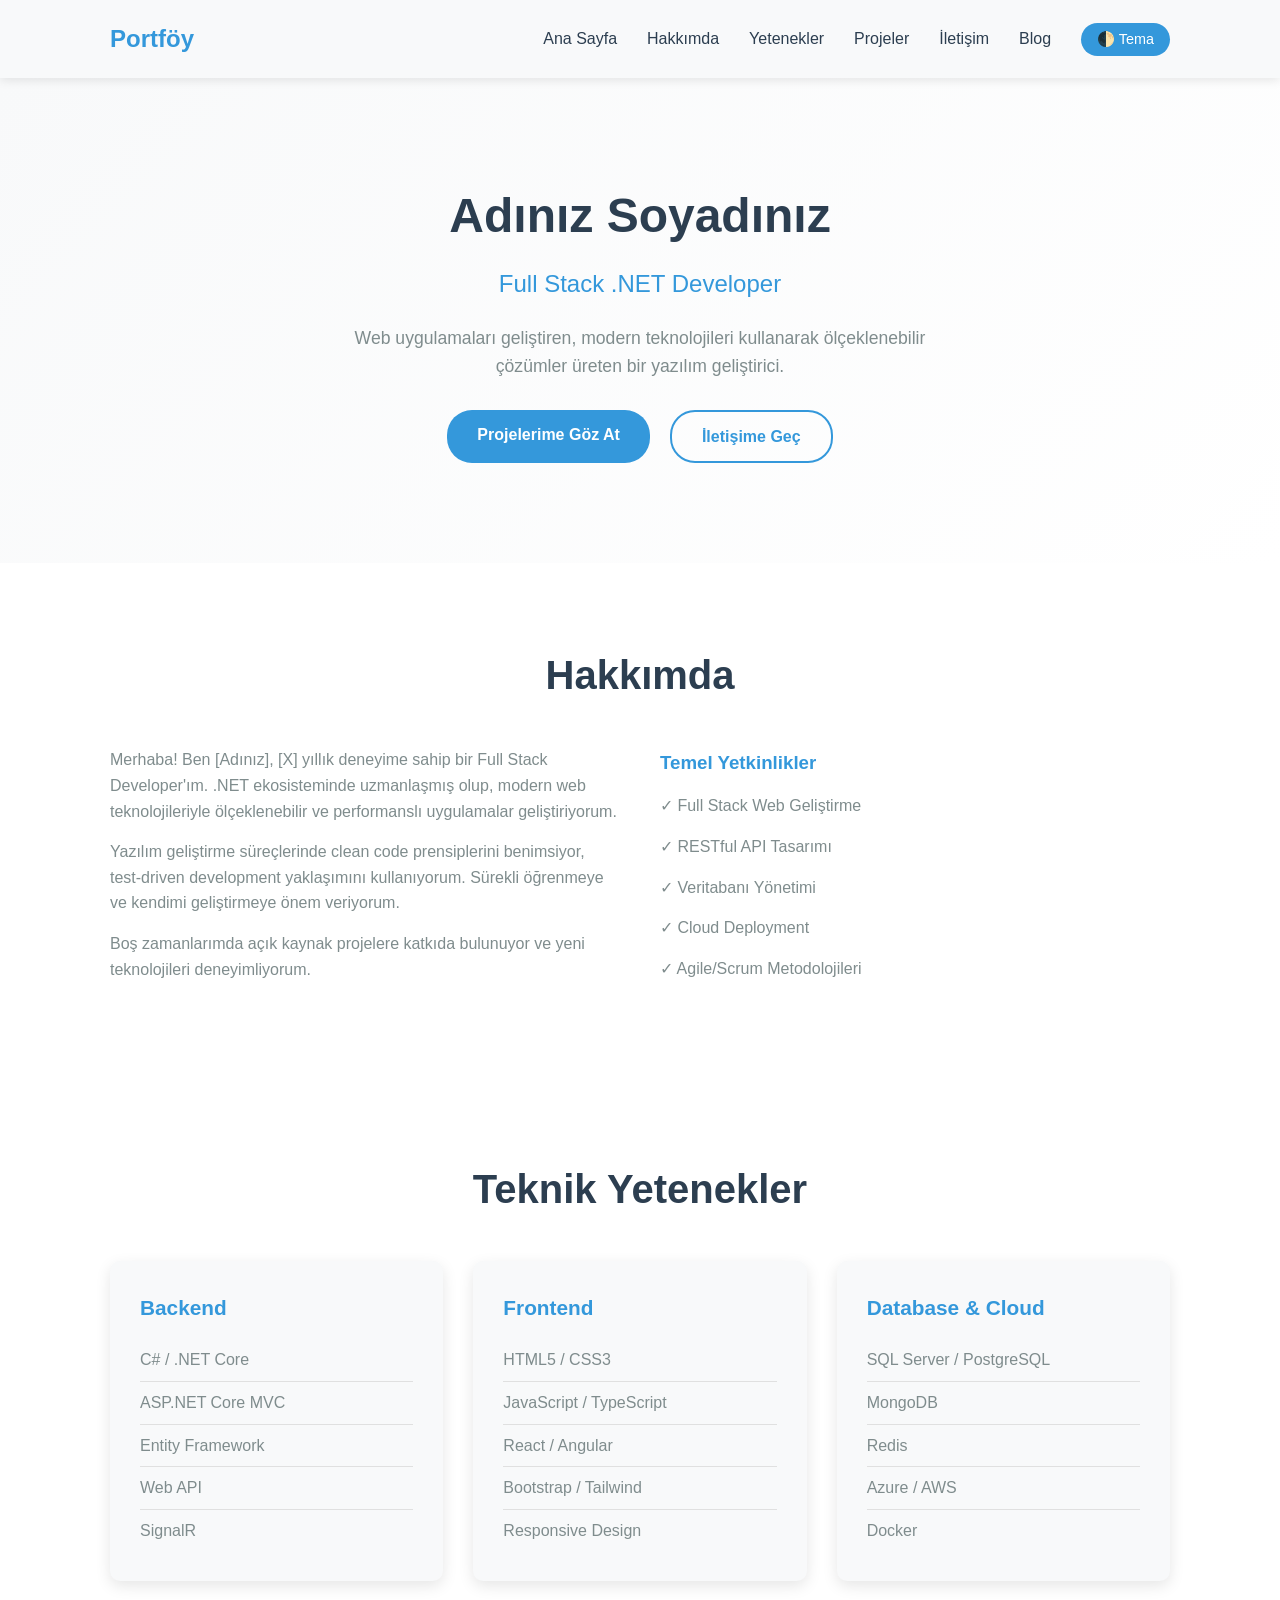
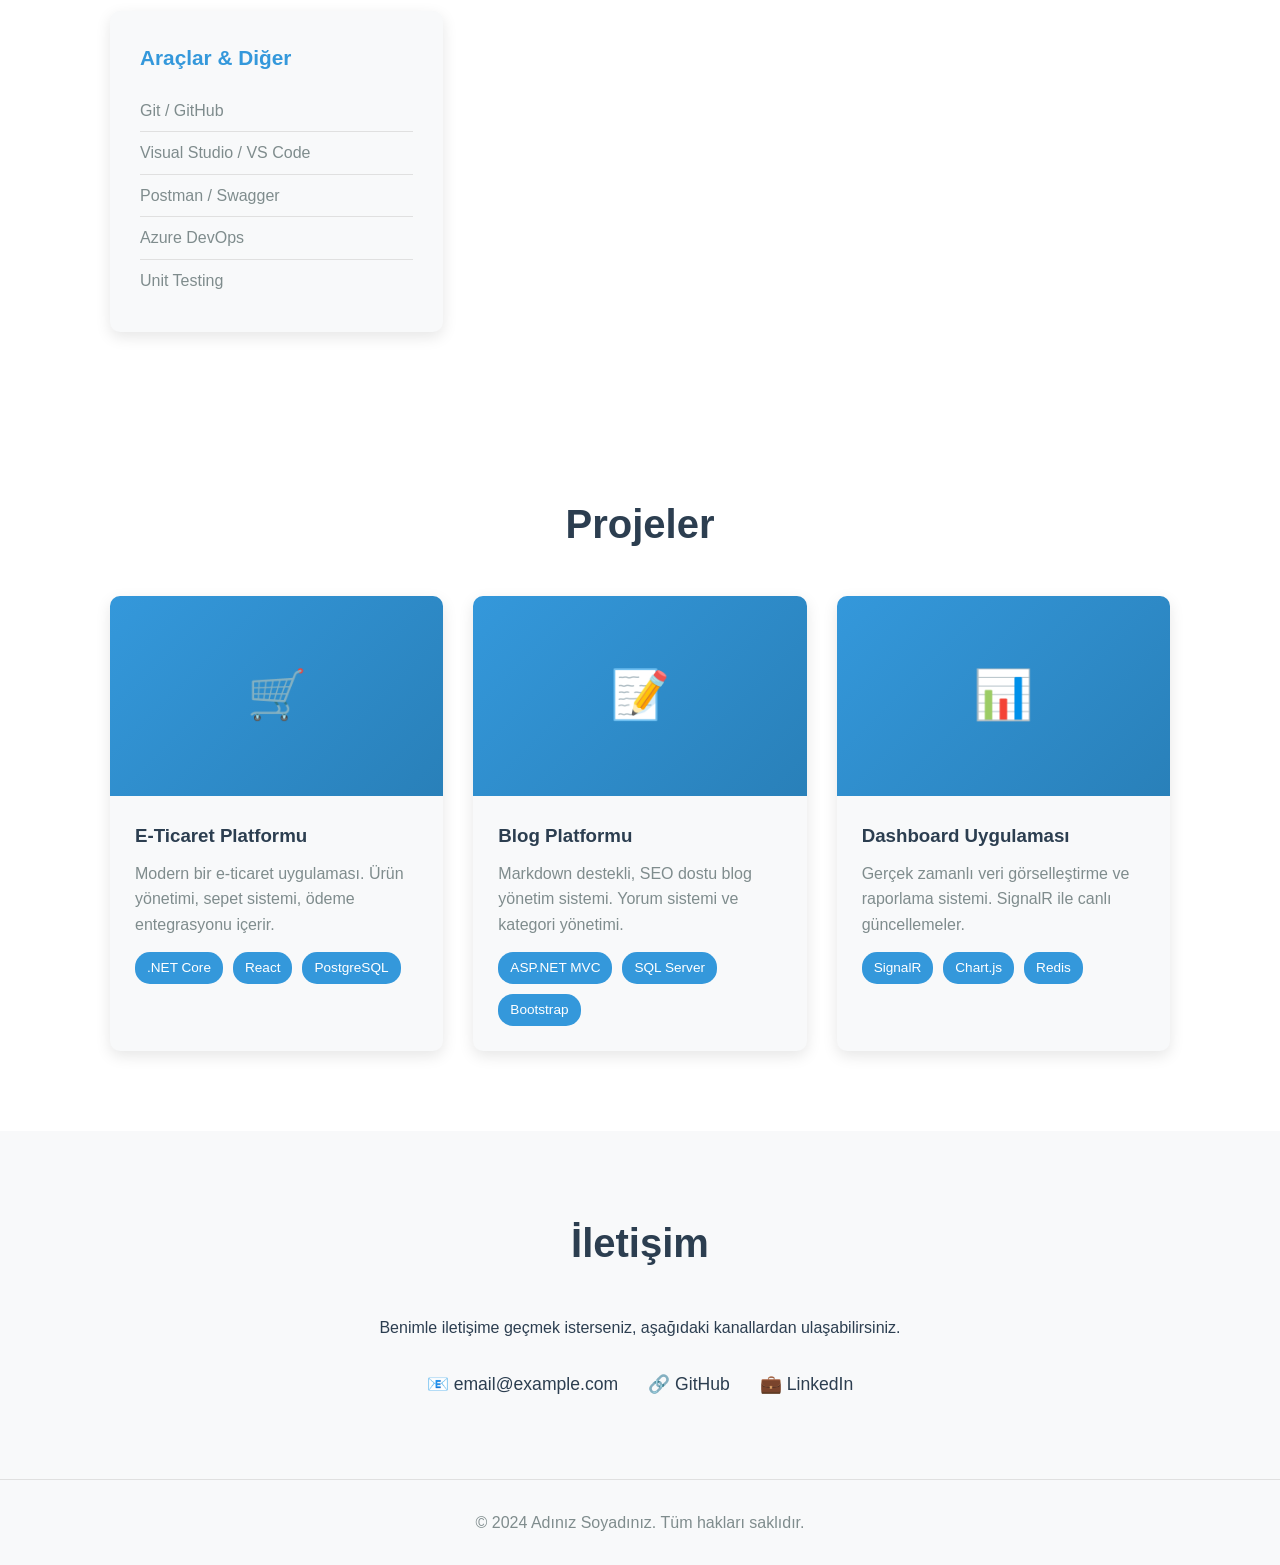
<file: index.html>
<!DOCTYPE html>
<html lang="tr">
<head>
    <meta charset="UTF-8">
    <meta name="viewport" content="width=device-width, initial-scale=1.0">
    <title>Adınız Soyadınız - Full Stack Developer</title>
    <style>
        * {
            margin: 0;
            padding: 0;
            box-sizing: border-box;
        }

        :root {
            --bg-primary: #ffffff;
            --bg-secondary: #f8f9fa;
            --text-primary: #2c3e50;
            --text-secondary: #7f8c8d;
            --accent: #3498db;
            --accent-hover: #2980b9;
            --border: #e0e0e0;
            --shadow: rgba(0, 0, 0, 0.1);
        }

        [data-theme="dark"] {
            --bg-primary: #1a1a2e;
            --bg-secondary: #16213e;
            --text-primary: #eee;
            --text-secondary: #bbb;
            --accent: #0f3460;
            --accent-hover: #e94560;
            --border: #2a2a3e;
            --shadow: rgba(0, 0, 0, 0.3);
        }

        body {
            font-family: -apple-system, BlinkMacSystemFont, 'Segoe UI', Roboto, Oxygen, Ubuntu, sans-serif;
            line-height: 1.6;
            color: var(--text-primary);
            background: var(--bg-primary);
            transition: background 0.3s ease, color 0.3s ease;
        }

        .container {
            max-width: 1100px;
            margin: 0 auto;
            padding: 0 20px;
        }

        header {
            background: var(--bg-secondary);
            padding: 20px 0;
            position: sticky;
            top: 0;
            z-index: 100;
            box-shadow: 0 2px 10px var(--shadow);
        }

        nav {
            display: flex;
            justify-content: space-between;
            align-items: center;
        }

        .logo {
            font-size: 1.5rem;
            font-weight: bold;
            color: var(--accent);
        }

        .nav-links {
            display: flex;
            gap: 30px;
            list-style: none;
            align-items: center;
        }

        .nav-links a {
            color: var(--text-primary);
            text-decoration: none;
            transition: color 0.3s;
        }

        .nav-links a:hover {
            color: var(--accent);
        }

        .theme-toggle {
            background: var(--accent);
            color: white;
            border: none;
            padding: 8px 16px;
            border-radius: 20px;
            cursor: pointer;
            font-size: 0.9rem;
            transition: background 0.3s;
        }

        .theme-toggle:hover {
            background: var(--accent-hover);
        }

        .hero {
            padding: 100px 0;
            text-align: center;
            background: linear-gradient(135deg, var(--bg-secondary) 0%, var(--bg-primary) 100%);
        }

        .hero h1 {
            font-size: 3rem;
            margin-bottom: 10px;
            color: var(--text-primary);
        }

        .hero .subtitle {
            font-size: 1.5rem;
            color: var(--accent);
            margin-bottom: 20px;
        }

        .hero p {
            font-size: 1.1rem;
            color: var(--text-secondary);
            max-width: 600px;
            margin: 0 auto 30px;
        }

        .cta-buttons {
            display: flex;
            gap: 20px;
            justify-content: center;
            flex-wrap: wrap;
        }

        .btn {
            padding: 12px 30px;
            border-radius: 25px;
            text-decoration: none;
            font-weight: 600;
            transition: all 0.3s;
            display: inline-block;
        }

        .btn-primary {
            background: var(--accent);
            color: white;
        }

        .btn-primary:hover {
            background: var(--accent-hover);
            transform: translateY(-2px);
            box-shadow: 0 5px 15px var(--shadow);
        }

        .btn-secondary {
            background: transparent;
            color: var(--accent);
            border: 2px solid var(--accent);
        }

        .btn-secondary:hover {
            background: var(--accent);
            color: white;
        }

        section {
            padding: 80px 0;
        }

        section h2 {
            font-size: 2.5rem;
            margin-bottom: 40px;
            text-align: center;
            color: var(--text-primary);
        }

        .about-content {
            display: grid;
            grid-template-columns: 1fr 1fr;
            gap: 40px;
            align-items: center;
        }

        .about-text p {
            margin-bottom: 15px;
            color: var(--text-secondary);
        }

        .skills-grid {
            display: grid;
            grid-template-columns: repeat(auto-fit, minmax(250px, 1fr));
            gap: 30px;
        }

        .skill-card {
            background: var(--bg-secondary);
            padding: 30px;
            border-radius: 10px;
            box-shadow: 0 5px 15px var(--shadow);
            transition: transform 0.3s;
        }

        .skill-card:hover {
            transform: translateY(-5px);
        }

        .skill-card h3 {
            color: var(--accent);
            margin-bottom: 15px;
            font-size: 1.3rem;
        }

        .skill-card ul {
            list-style: none;
        }

        .skill-card li {
            padding: 8px 0;
            color: var(--text-secondary);
            border-bottom: 1px solid var(--border);
        }

        .skill-card li:last-child {
            border-bottom: none;
        }

        .projects-grid {
            display: grid;
            grid-template-columns: repeat(auto-fit, minmax(300px, 1fr));
            gap: 30px;
        }

        .project-card {
            background: var(--bg-secondary);
            border-radius: 10px;
            overflow: hidden;
            box-shadow: 0 5px 15px var(--shadow);
            transition: transform 0.3s;
        }

        .project-card:hover {
            transform: translateY(-5px);
        }

        .project-image {
            height: 200px;
            background: linear-gradient(135deg, var(--accent) 0%, var(--accent-hover) 100%);
            display: flex;
            align-items: center;
            justify-content: center;
            color: white;
            font-size: 3rem;
        }

        .project-content {
            padding: 25px;
        }

        .project-content h3 {
            color: var(--text-primary);
            margin-bottom: 10px;
        }

        .project-content p {
            color: var(--text-secondary);
            margin-bottom: 15px;
        }

        .project-tags {
            display: flex;
            gap: 10px;
            flex-wrap: wrap;
        }

        .tag {
            background: var(--accent);
            color: white;
            padding: 5px 12px;
            border-radius: 15px;
            font-size: 0.85rem;
        }

        .contact {
            background: var(--bg-secondary);
        }

        .contact-content {
            max-width: 600px;
            margin: 0 auto;
            text-align: center;
        }

        .contact-links {
            display: flex;
            justify-content: center;
            gap: 30px;
            margin-top: 30px;
            flex-wrap: wrap;
        }

        .contact-link {
            display: flex;
            align-items: center;
            gap: 10px;
            color: var(--text-primary);
            text-decoration: none;
            font-size: 1.1rem;
            transition: color 0.3s;
        }

        .contact-link:hover {
            color: var(--accent);
        }

        footer {
            background: var(--bg-secondary);
            padding: 30px 0;
            text-align: center;
            color: var(--text-secondary);
            border-top: 1px solid var(--border);
        }

        @media (max-width: 768px) {
            .hero h1 {
                font-size: 2rem;
            }

            .hero .subtitle {
                font-size: 1.2rem;
            }

            .about-content {
                grid-template-columns: 1fr;
            }

            .nav-links {
                gap: 15px;
            }

            section {
                padding: 50px 0;
            }

            section h2 {
                font-size: 2rem;
            }
        }
    </style>
</head>
<body>
    <header>
        <nav class="container">
            <div class="logo">Portföy</div>
            <ul class="nav-links">
                <li><a href="#home">Ana Sayfa</a></li>
                <li><a href="#about">Hakkımda</a></li>
                <li><a href="#skills">Yetenekler</a></li>
                <li><a href="#projects">Projeler</a></li>
                <li><a href="#contact">İletişim</a></li>
                <li><a href="blog.html">Blog</a></li>
                <li><button class="theme-toggle" onclick="toggleTheme()">🌓 Tema</button></li>
            </ul>
        </nav>
    </header>

    <section id="home" class="hero">
        <div class="container">
            <h1>Adınız Soyadınız</h1>
            <p class="subtitle">Full Stack .NET Developer</p>
            <p>Web uygulamaları geliştiren, modern teknolojileri kullanarak ölçeklenebilir çözümler üreten bir yazılım geliştirici.</p>
            <div class="cta-buttons">
                <a href="#projects" class="btn btn-primary">Projelerime Göz At</a>
                <a href="#contact" class="btn btn-secondary">İletişime Geç</a>
            </div>
        </div>
    </section>

    <section id="about">
        <div class="container">
            <h2>Hakkımda</h2>
            <div class="about-content">
                <div class="about-text">
                    <p>Merhaba! Ben [Adınız], [X] yıllık deneyime sahip bir Full Stack Developer'ım. .NET ekosisteminde uzmanlaşmış olup, modern web teknolojileriyle ölçeklenebilir ve performanslı uygulamalar geliştiriyorum.</p>
                    <p>Yazılım geliştirme süreçlerinde clean code prensiplerini benimsiyor, test-driven development yaklaşımını kullanıyorum. Sürekli öğrenmeye ve kendimi geliştirmeye önem veriyorum.</p>
                    <p>Boş zamanlarımda açık kaynak projelere katkıda bulunuyor ve yeni teknolojileri deneyimliyorum.</p>
                </div>
                <div class="about-text">
                    <h3 style="margin-bottom: 15px; color: var(--accent);">Temel Yetkinlikler</h3>
                    <p>✓ Full Stack Web Geliştirme</p>
                    <p>✓ RESTful API Tasarımı</p>
                    <p>✓ Veritabanı Yönetimi</p>
                    <p>✓ Cloud Deployment</p>
                    <p>✓ Agile/Scrum Metodolojileri</p>
                </div>
            </div>
        </div>
    </section>

    <section id="skills">
        <div class="container">
            <h2>Teknik Yetenekler</h2>
            <div class="skills-grid">
                <div class="skill-card">
                    <h3>Backend</h3>
                    <ul>
                        <li>C# / .NET Core</li>
                        <li>ASP.NET Core MVC</li>
                        <li>Entity Framework</li>
                        <li>Web API</li>
                        <li>SignalR</li>
                    </ul>
                </div>
                <div class="skill-card">
                    <h3>Frontend</h3>
                    <ul>
                        <li>HTML5 / CSS3</li>
                        <li>JavaScript / TypeScript</li>
                        <li>React / Angular</li>
                        <li>Bootstrap / Tailwind</li>
                        <li>Responsive Design</li>
                    </ul>
                </div>
                <div class="skill-card">
                    <h3>Database & Cloud</h3>
                    <ul>
                        <li>SQL Server / PostgreSQL</li>
                        <li>MongoDB</li>
                        <li>Redis</li>
                        <li>Azure / AWS</li>
                        <li>Docker</li>
                    </ul>
                </div>
                <div class="skill-card">
                    <h3>Araçlar & Diğer</h3>
                    <ul>
                        <li>Git / GitHub</li>
                        <li>Visual Studio / VS Code</li>
                        <li>Postman / Swagger</li>
                        <li>Azure DevOps</li>
                        <li>Unit Testing</li>
                    </ul>
                </div>
            </div>
        </div>
    </section>

    <section id="projects">
        <div class="container">
            <h2>Projeler</h2>
            <div class="projects-grid">
                <div class="project-card">
                    <div class="project-image">🛒</div>
                    <div class="project-content">
                        <h3>E-Ticaret Platformu</h3>
                        <p>Modern bir e-ticaret uygulaması. Ürün yönetimi, sepet sistemi, ödeme entegrasyonu içerir.</p>
                        <div class="project-tags">
                            <span class="tag">.NET Core</span>
                            <span class="tag">React</span>
                            <span class="tag">PostgreSQL</span>
                        </div>
                    </div>
                </div>
                <div class="project-card">
                    <div class="project-image">📝</div>
                    <div class="project-content">
                        <h3>Blog Platformu</h3>
                        <p>Markdown destekli, SEO dostu blog yönetim sistemi. Yorum sistemi ve kategori yönetimi.</p>
                        <div class="project-tags">
                            <span class="tag">ASP.NET MVC</span>
                            <span class="tag">SQL Server</span>
                            <span class="tag">Bootstrap</span>
                        </div>
                    </div>
                </div>
                <div class="project-card">
                    <div class="project-image">📊</div>
                    <div class="project-content">
                        <h3>Dashboard Uygulaması</h3>
                        <p>Gerçek zamanlı veri görselleştirme ve raporlama sistemi. SignalR ile canlı güncellemeler.</p>
                        <div class="project-tags">
                            <span class="tag">SignalR</span>
                            <span class="tag">Chart.js</span>
                            <span class="tag">Redis</span>
                        </div>
                    </div>
                </div>
            </div>
        </div>
    </section>

    <section id="contact" class="contact">
        <div class="container">
            <h2>İletişim</h2>
            <div class="contact-content">
                <p>Benimle iletişime geçmek isterseniz, aşağıdaki kanallardan ulaşabilirsiniz.</p>
                <div class="contact-links">
                    <a href="mailto:email@example.com" class="contact-link">
                        📧 email@example.com
                    </a>
                    <a href="https://github.com/kullaniciadi" target="_blank" class="contact-link">
                        🔗 GitHub
                    </a>
                    <a href="https://linkedin.com/in/kullaniciadi" target="_blank" class="contact-link">
                        💼 LinkedIn
                    </a>
                </div>
            </div>
        </div>
    </section>

    <footer>
        <div class="container">
            <p>&copy; 2024 Adınız Soyadınız. Tüm hakları saklıdır.</p>
        </div>
    </footer>

    <script>
        function toggleTheme() {
            const html = document.documentElement;
            const currentTheme = html.getAttribute('data-theme');
            const newTheme = currentTheme === 'dark' ? 'light' : 'dark';
            html.setAttribute('data-theme', newTheme);
            localStorage.setItem('theme', newTheme);
        }

        // Sayfa yüklendiğinde tema tercihini kontrol et
        document.addEventListener('DOMContentLoaded', () => {
            const savedTheme = localStorage.getItem('theme') || 'light';
            document.documentElement.setAttribute('data-theme', savedTheme);
        });

        // Smooth scrolling
        document.querySelectorAll('a[href^="#"]').forEach(anchor => {
            anchor.addEventListener('click', function (e) {
                e.preventDefault();
                const target = document.querySelector(this.getAttribute('href'));
                if (target) {
                    target.scrollIntoView({
                        behavior: 'smooth',
                        block: 'start'
                    });
                }
            });
        });
    </script>
</body>
</html>
</file>
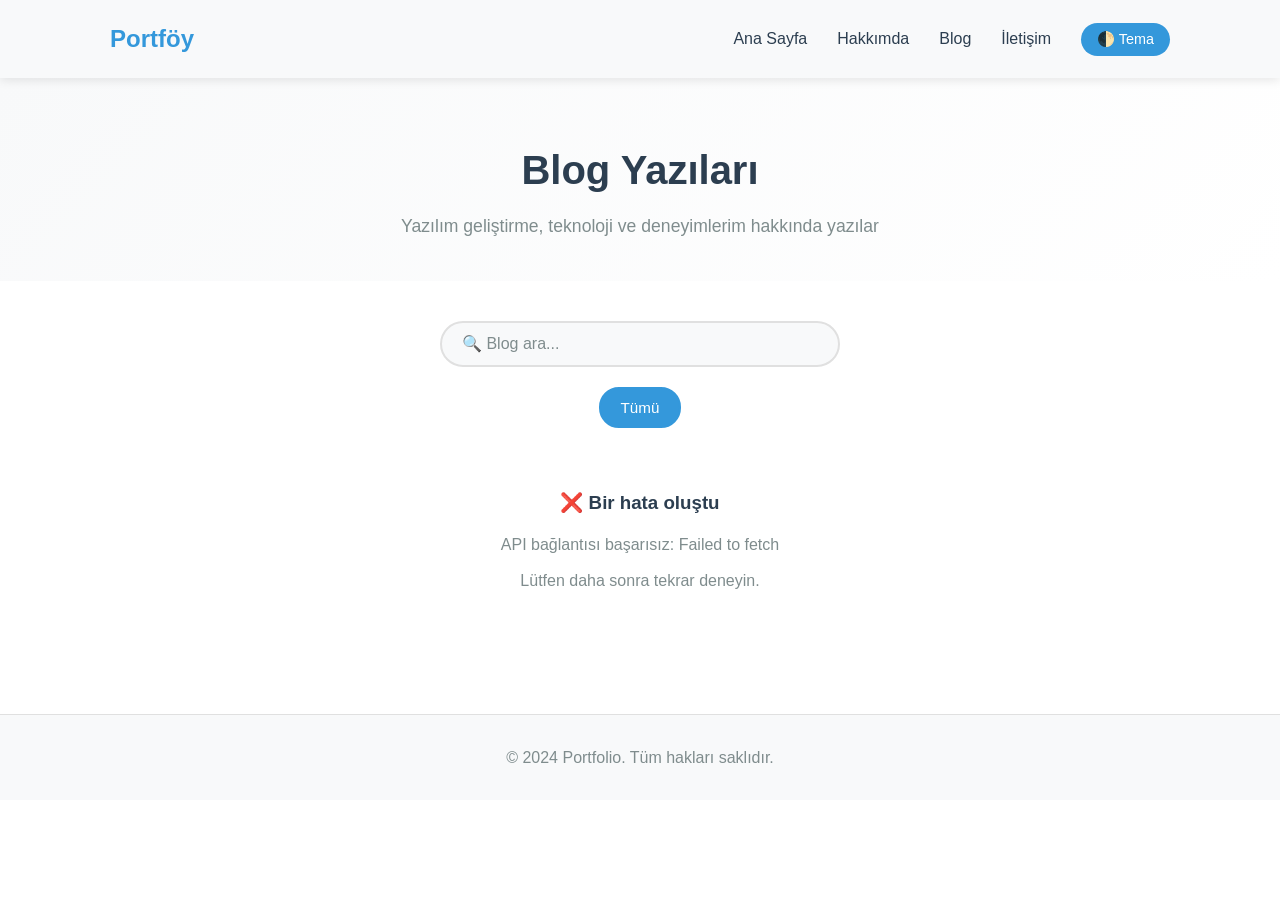
<file: blog.html>
<!DOCTYPE html>
<html lang="tr">
<head>
    <meta charset="UTF-8">
    <meta name="viewport" content="width=device-width, initial-scale=1.0">
    <title>Blog - Portfolio</title>
    
    <!-- CSS Dosyaları -->
    <link rel="stylesheet" href="css/main.css">
    <link rel="stylesheet" href="css/blog.css">
</head>
<body>
    <!-- Header -->
    <header>
        <nav class="container">
            <a href="index.html" class="logo">Portföy</a>
            <ul class="nav-links">
                <li><a href="index.html">Ana Sayfa</a></li>
                <li><a href="index.html#about">Hakkımda</a></li>
                <li><a href="blog.html">Blog</a></li>
                <li><a href="index.html#contact">İletişim</a></li>
                <li><button class="theme-toggle" onclick="toggleTheme()">🌓 Tema</button></li>
            </ul>
        </nav>
    </header>

    <!-- Hero Section -->
    <section class="hero">
        <div class="container">
            <h1>Blog Yazıları</h1>
            <p>Yazılım geliştirme, teknoloji ve deneyimlerim hakkında yazılar</p>
        </div>
    </section>

    <!-- Main Content -->
    <div class="container">
        <!-- Arama ve Filtre -->
        <div class="blog-controls">
            <div class="search-box">
                <input type="text" id="searchInput" placeholder="🔍 Blog ara..." onkeyup="searchBlogs()">
            </div>
        </div>

        <!-- Kategori Filtreleri -->
        <div class="category-filter" id="categoryFilter">
            <button class="category-btn active" onclick="filterByCategory('all')">Tümü</button>
        </div>

        <!-- Blog Listesi -->
        <div id="blogContainer">
            <div class="loading">
                <div class="spinner"></div>
                <p>Blog yazıları yükleniyor...</p>
            </div>
        </div>
    </div>

    <!-- Footer -->
    <footer>
        <div class="container">
            <p>&copy; 2024 Portfolio. Tüm hakları saklıdır.</p>
        </div>
    </footer>

    <!-- JavaScript Dosyaları -->
    <script src="js/theme.js"></script>
    <script src="js/blog.js"></script>
</body>
</html>
</file>
<file: css/main.css>
/* ========================================
   Tema Değişkenleri
   ======================================== */
:root {
    --bg-primary: #ffffff;
    --bg-secondary: #f8f9fa;
    --text-primary: #2c3e50;
    --text-secondary: #7f8c8d;
    --accent: #3498db;
    --accent-hover: #2980b9;
    --border: #e0e0e0;
    --shadow: rgba(0, 0, 0, 0.1);
}

[data-theme="dark"] {
    --bg-primary: #1a1a2e;
    --bg-secondary: #16213e;
    --text-primary: #eee;
    --text-secondary: #bbb;
    --accent: #0f3460;
    --accent-hover: #e94560;
    --border: #2a2a3e;
    --shadow: rgba(0, 0, 0, 0.3);
}

/* ========================================
   Global Reset & Base Styles
   ======================================== */
* {
    margin: 0;
    padding: 0;
    box-sizing: border-box;
}

body {
    font-family: -apple-system, BlinkMacSystemFont, 'Segoe UI', Roboto, Oxygen, Ubuntu, sans-serif;
    line-height: 1.6;
    color: var(--text-primary);
    background: var(--bg-primary);
    transition: background 0.3s ease, color 0.3s ease;
}

/* ========================================
   Container
   ======================================== */
.container {
    max-width: 1100px;
    margin: 0 auto;
    padding: 0 20px;
}

/* ========================================
   Header & Navigation
   ======================================== */
header {
    background: var(--bg-secondary);
    padding: 20px 0;
    position: sticky;
    top: 0;
    z-index: 100;
    box-shadow: 0 2px 10px var(--shadow);
}

nav {
    display: flex;
    justify-content: space-between;
    align-items: center;
}

.logo {
    font-size: 1.5rem;
    font-weight: bold;
    color: var(--accent);
    text-decoration: none;
    transition: color 0.3s;
}

.logo:hover {
    color: var(--accent-hover);
}

.nav-links {
    display: flex;
    gap: 30px;
    list-style: none;
    align-items: center;
}

.nav-links a {
    color: var(--text-primary);
    text-decoration: none;
    transition: color 0.3s;
    font-weight: 500;
}

.nav-links a:hover {
    color: var(--accent);
}

.theme-toggle {
    background: var(--accent);
    color: white;
    border: none;
    padding: 8px 16px;
    border-radius: 20px;
    cursor: pointer;
    font-size: 0.9rem;
    transition: background 0.3s, transform 0.2s;
}

.theme-toggle:hover {
    background: var(--accent-hover);
    transform: translateY(-2px);
}

/* ========================================
   Buttons
   ======================================== */
.btn {
    padding: 12px 30px;
    border-radius: 25px;
    text-decoration: none;
    font-weight: 600;
    transition: all 0.3s;
    display: inline-block;
    cursor: pointer;
    border: none;
    font-size: 1rem;
}

.btn-primary {
    background: var(--accent);
    color: white;
}

.btn-primary:hover {
    background: var(--accent-hover);
    transform: translateY(-2px);
    box-shadow: 0 5px 15px var(--shadow);
}

.btn-secondary {
    background: transparent;
    color: var(--accent);
    border: 2px solid var(--accent);
}

.btn-secondary:hover {
    background: var(--accent);
    color: white;
}

/* ========================================
   Loading Spinner
   ======================================== */
.loading {
    text-align: center;
    padding: 60px 0;
}

.spinner {
    border: 4px solid var(--border);
    border-top: 4px solid var(--accent);
    border-radius: 50%;
    width: 50px;
    height: 50px;
    animation: spin 1s linear infinite;
    margin: 0 auto 20px;
}

@keyframes spin {
    0% { transform: rotate(0deg); }
    100% { transform: rotate(360deg); }
}

/* ========================================
   Error & No Results Messages
   ======================================== */
.error {
    text-align: center;
    padding: 60px 20px;
    color: var(--text-secondary);
}

.error h2, .error h3 {
    color: var(--text-primary);
    margin-bottom: 15px;
}

.no-results {
    text-align: center;
    padding: 60px 20px;
    color: var(--text-secondary);
}

.no-results h3 {
    color: var(--text-primary);
    margin-bottom: 10px;
}

/* ========================================
   Tags
   ======================================== */
.tag {
    background: var(--accent);
    color: white;
    padding: 5px 12px;
    border-radius: 15px;
    font-size: 0.85rem;
    display: inline-block;
}

/* ========================================
   Footer
   ======================================== */
footer {
    background: var(--bg-secondary);
    padding: 30px 0;
    text-align: center;
    color: var(--text-secondary);
    border-top: 1px solid var(--border);
    margin-top: 60px;
}

/* ========================================
   Responsive Design
   ======================================== */
@media (max-width: 768px) {
    .nav-links {
        gap: 15px;
        font-size: 0.9rem;
    }
    
    .logo {
        font-size: 1.3rem;
    }
    
    .container {
        padding: 0 15px;
    }
}
</file>
<file: css/blog.css>
/* ========================================
   Blog Hero Section
   ======================================== */
.hero {
    padding: 60px 0 40px;
    text-align: center;
    background: linear-gradient(135deg, var(--bg-secondary) 0%, var(--bg-primary) 100%);
}

.hero h1 {
    font-size: 2.5rem;
    margin-bottom: 10px;
    color: var(--text-primary);
}

.hero p {
    color: var(--text-secondary);
    font-size: 1.1rem;
}

/* ========================================
   Blog Controls (Search & Filter)
   ======================================== */
.blog-controls {
    padding: 40px 0 20px;
    display: flex;
    gap: 20px;
    flex-wrap: wrap;
    justify-content: center;
}

.search-box {
    flex: 1;
    min-width: 250px;
    max-width: 400px;
}

.search-box input {
    width: 100%;
    padding: 12px 20px;
    border: 2px solid var(--border);
    border-radius: 25px;
    background: var(--bg-secondary);
    color: var(--text-primary);
    font-size: 1rem;
    transition: border-color 0.3s;
}

.search-box input:focus {
    outline: none;
    border-color: var(--accent);
}

.search-box input::placeholder {
    color: var(--text-secondary);
}

/* ========================================
   Category Filter
   ======================================== */
.category-filter {
    display: flex;
    gap: 10px;
    flex-wrap: wrap;
    justify-content: center;
}

.category-btn {
    padding: 10px 20px;
    border: 2px solid var(--border);
    border-radius: 20px;
    background: transparent;
    color: var(--text-primary);
    cursor: pointer;
    transition: all 0.3s;
    font-size: 0.95rem;
    font-weight: 500;
}

.category-btn:hover {
    border-color: var(--accent);
    color: var(--accent);
    transform: translateY(-2px);
}

.category-btn.active {
    background: var(--accent);
    color: white;
    border-color: var(--accent);
}

/* ========================================
   Blog Grid
   ======================================== */
.blog-grid {
    display: grid;
    grid-template-columns: repeat(auto-fill, minmax(320px, 1fr));
    gap: 30px;
    padding: 40px 0;
}

/* ========================================
   Blog Card
   ======================================== */
.blog-card {
    background: var(--bg-secondary);
    border-radius: 10px;
    overflow: hidden;
    box-shadow: 0 5px 15px var(--shadow);
    transition: transform 0.3s, box-shadow 0.3s;
    cursor: pointer;
}

.blog-card:hover {
    transform: translateY(-5px);
    box-shadow: 0 8px 25px var(--shadow);
}

.blog-header {
    height: 180px;
    background: linear-gradient(135deg, var(--accent) 0%, var(--accent-hover) 100%);
    display: flex;
    align-items: center;
    justify-content: center;
    color: white;
    font-size: 2.5rem;
    position: relative;
}

.blog-category {
    position: absolute;
    top: 15px;
    right: 15px;
    background: rgba(255, 255, 255, 0.9);
    color: var(--accent);
    padding: 5px 12px;
    border-radius: 15px;
    font-size: 0.85rem;
    font-weight: 600;
}

.blog-content {
    padding: 25px;
}

.blog-title {
    font-size: 1.4rem;
    margin-bottom: 10px;
    color: var(--text-primary);
    line-height: 1.4;
}

.blog-meta {
    display: flex;
    gap: 15px;
    margin-bottom: 15px;
    color: var(--text-secondary);
    font-size: 0.9rem;
    flex-wrap: wrap;
}

.blog-summary {
    color: var(--text-secondary);
    margin-bottom: 15px;
    line-height: 1.6;
}

.blog-tags {
    display: flex;
    gap: 8px;
    flex-wrap: wrap;
    margin-bottom: 15px;
}

.read-more {
    display: inline-block;
    color: var(--accent);
    font-weight: 600;
    text-decoration: none;
    transition: color 0.3s;
}

.read-more:hover {
    color: var(--accent-hover);
}

/* ========================================
   Responsive Design
   ======================================== */
@media (max-width: 768px) {
    .hero h1 {
        font-size: 2rem;
    }

    .blog-controls {
        flex-direction: column;
    }

    .search-box {
        max-width: 100%;
    }

    .blog-grid {
        grid-template-columns: 1fr;
    }
}
</file>
